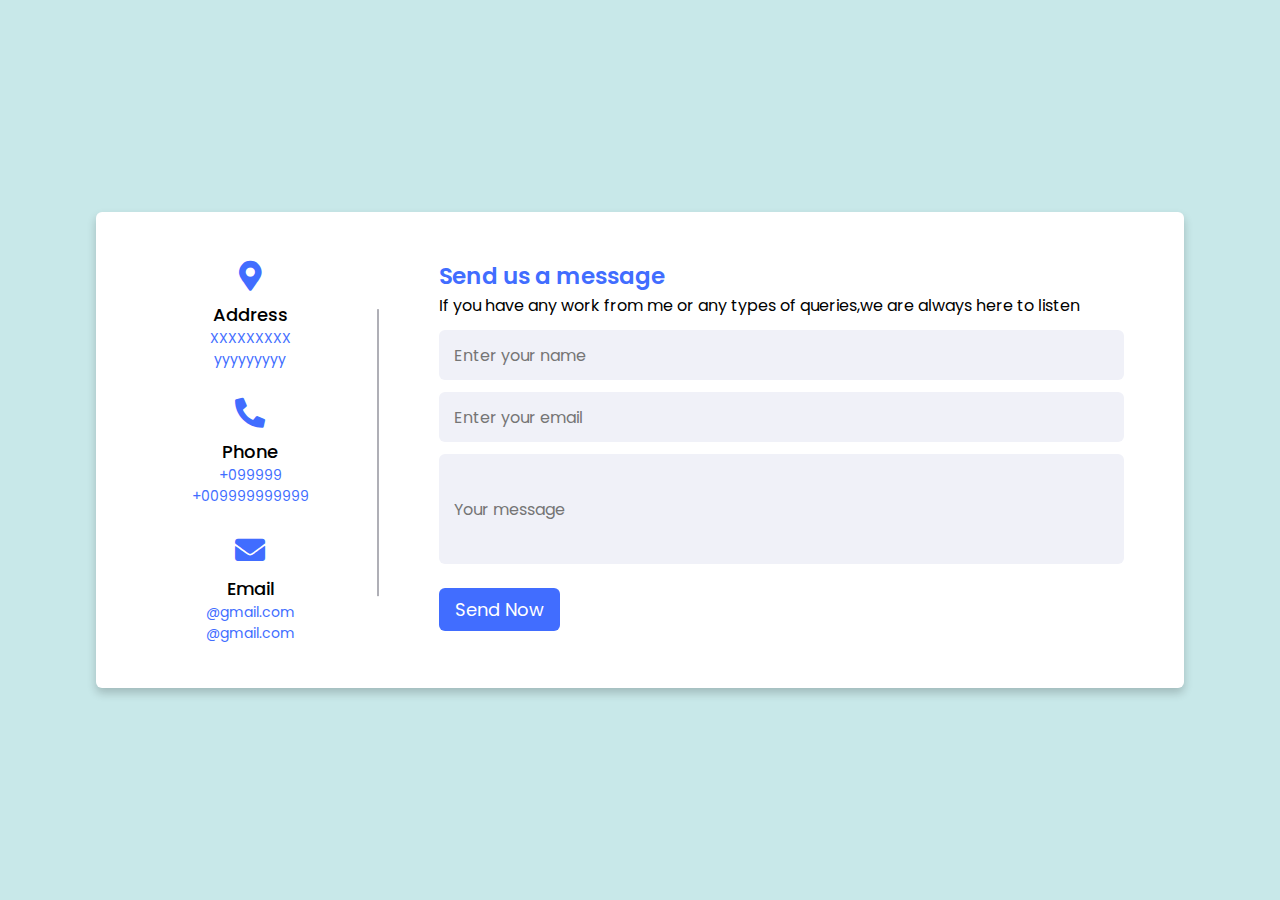
<file: contact.html>
<!DOCTYPE html>

<html lang="en" dir="ltr">
  <head>
    <meta charset="UTF-8">
    <link rel="stylesheet" href="contact.css">
   
    <link rel="stylesheet" href="https://cdnjs.cloudflare.com/ajax/libs/font-awesome/5.15.2/css/all.min.css"/>
     <meta name="viewport" content="width=device-width, initial-scale=1.0">
   </head>
<body>
  <div class="container">
    <div class="content">
      <div class="left-side">
        <div class="address details">
          <i class="fas fa-map-marker-alt"></i>
          <div class="topic">Address</div>
          <div class="text-one">XXXXXXXXX</div>
          <div class="text-two">yyyyyyyyy</div>
        </div>
        <div class="phone details">
          <i class="fas fa-phone-alt"></i>
          <div class="topic">Phone</div>
          <div class="text-one">+099999</div>
          <div class="text-two">+009999999999</div>
        </div>
        <div class="email details">
          <i class="fas fa-envelope"></i>
          <div class="topic">Email</div>
          <div class="text-one">@gmail.com</div>
          <div class="text-two">@gmail.com</div>
        </div>
      </div>
      <div class="right-side">
        <div class="topic-text">Send us a message</div>
        <p>If you have any work from me or any types of queries,we are always here to listen</p>
      <form action="#">
        <div class="input-box">
          <input type="text" placeholder="Enter your name">
        </div>
        <div class="input-box">
          <input type="text" placeholder="Enter your email">
        </div>
        <div class="input-box message-box">
            <input type="text" placeholder="Your message">
        </div>
        <div class="button">
          <input type="button" value="Send Now" >
        </div>
      </form>
    </div>
    </div>
  </div>
</body>
</html>
</file>
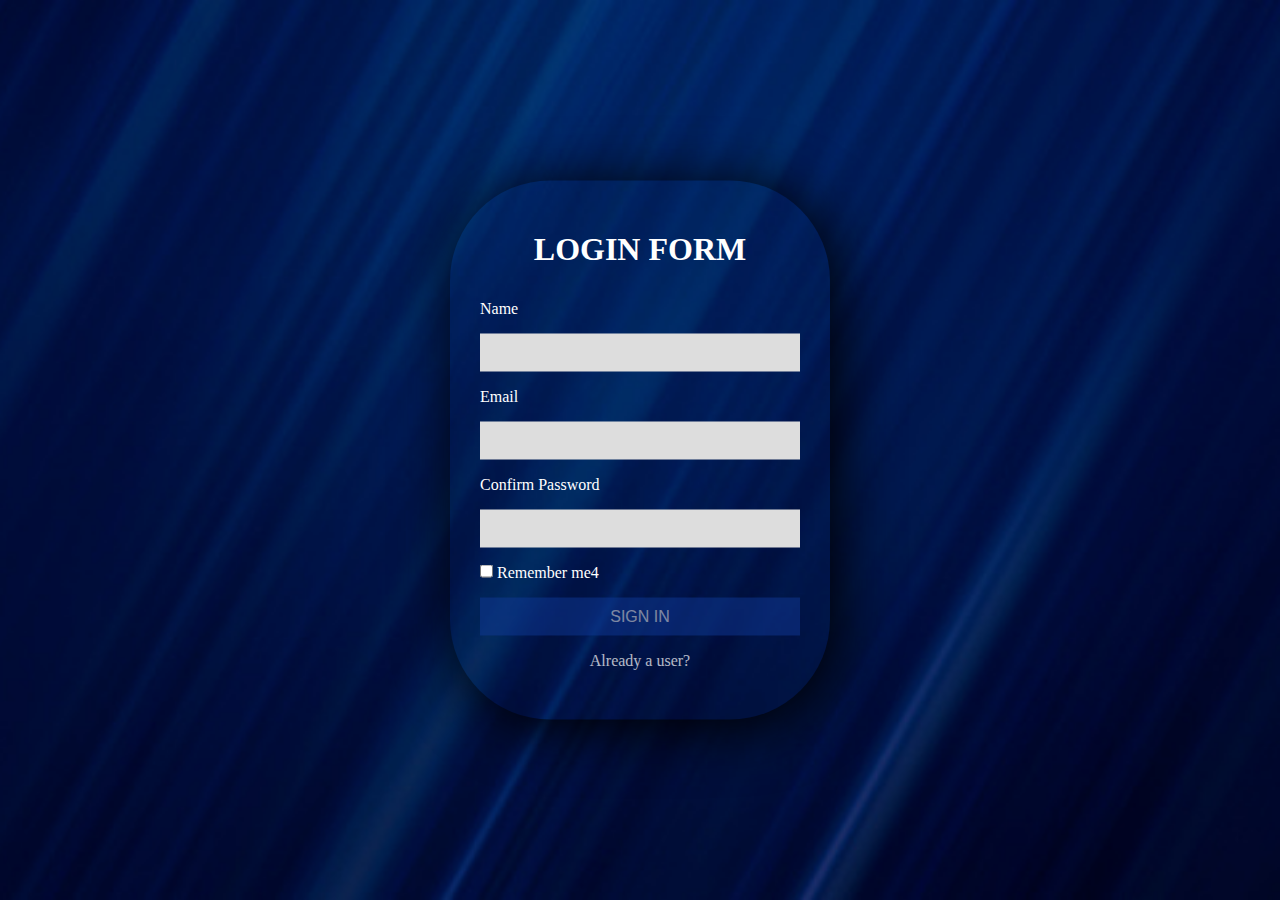
<file: signin.html>
<!DOCTYPE html>
<html lang="en">
<head>
    <meta charset="UTF-8">
    <meta name="viewport" content="width=device-width, initial-scale=1.0">
    <title>Sign In</title>
    <link rel="stylesheet" href="signin.css">
</head>
<body>
    <section>
        <div class="form-container">
            <h1>Login Form</h1>
        <form action="index.html">
            <div class="control">
            <label for="name">Name</label>
            <input type="text" id="name" >
            </div>
            <div class="control">
                <label for="Email">Email</label>
                <input type="email"  >
                </div>
            <div class="control">
            <label for="psw">Confirm Password</label>
            <input type="password" >
            </div>
            <span><input type="checkbox"> Remember me</span>4
            
            <div class="control" >
                <a href="home.html">   <input type="button" class="btn" value="SIGN IN" ></a>
            </div>
        </form>
        <p><a href="signup.html">Already a user?</a></p>
        </div>
    </section>
</body>
</html>
</file>
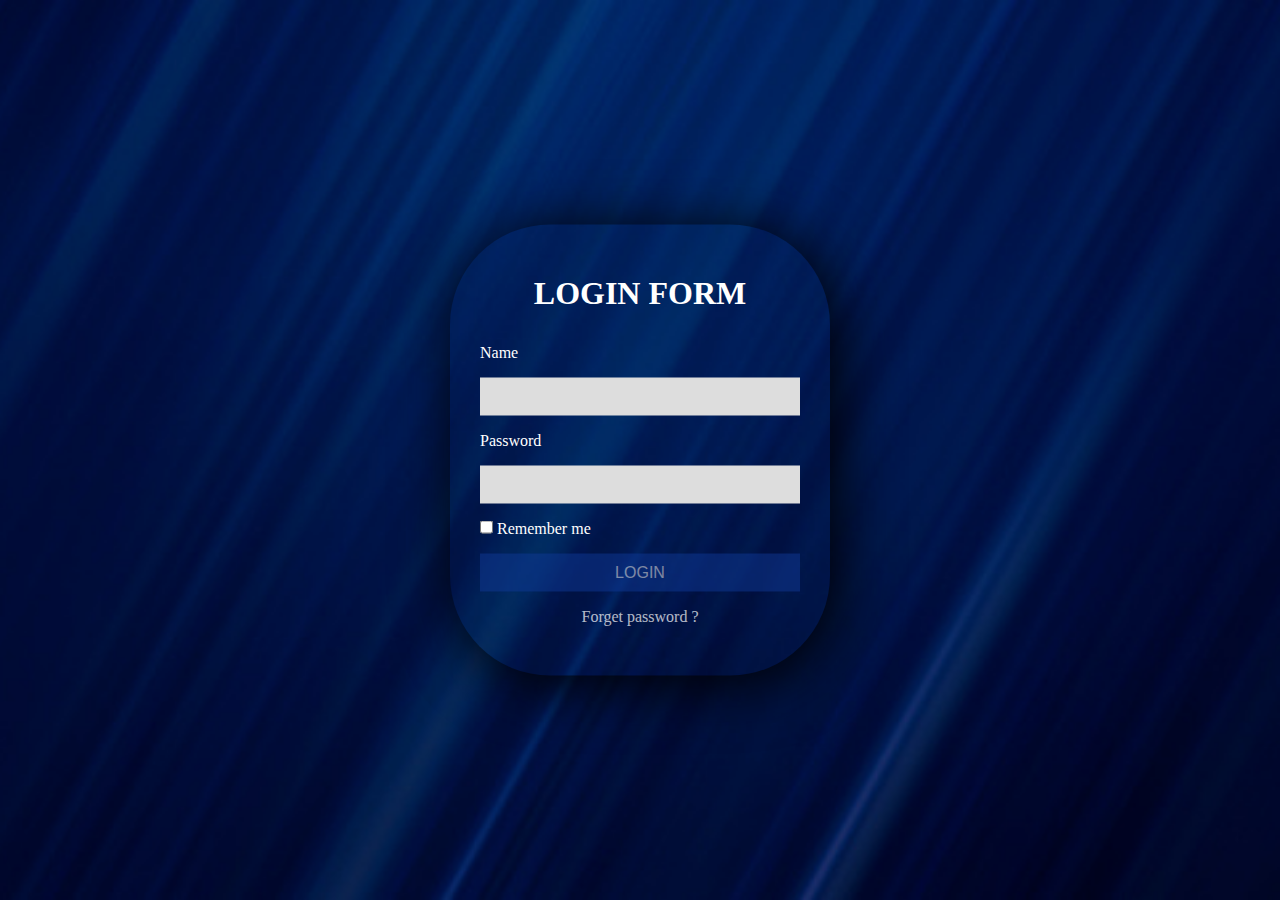
<file: signup.html>
<!DOCTYPE html>
<html lang="en">
<head>
    <meta charset="UTF-8">
    <meta name="viewport" content="width=device-width, initial-scale=1.0">
    <title>Sign In</title>
    <link rel="stylesheet" href="signup.css">
</head>
<body>
    <section>
        <div class="form-container">
            <h1>Login Form</h1>
        <form action="index.html">
            <div class="control">
            <label for="name">Name</label>
            <input type="text" id="name" >
            </div>
            <div class="control">
            <label for="psw">Password</label>
            <input type="password" id="psw" >
            </div>
            <span><input type="checkbox"> Remember me</span>
            <div class="control">
				<a href="home.html"> <input type="button" class="btn" value="Login"> </a>
            </div>
        </form>
        <p><a href="signin.html">Forget password ?</a></p>
        </div>
    </section>
</body>
</html>
</file>
<file: contact.css>
/* Google Font CDN Link */
@import url('https://fonts.googleapis.com/css2?family=Poppins:wght@200;300;400;500;600;700&display=swap');
*{
  margin: 0;
  padding: 0;
  box-sizing: border-box;
  font-family: "Poppins" , sans-serif;
}
body{
  min-height: 100vh;
  width: 100%;
  background: #c8e8e9;
  display: flex;
  align-items: center;
  justify-content: center;
}
.container{
  width: 85%;
  background: #fff;
  border-radius: 6px;
  padding: 20px 60px 30px 40px;
  box-shadow: 0 5px 10px rgba(0, 0, 0, 0.2);
}
.container .content{
  display: flex;
  align-items: center;
  justify-content: space-between;
}
.container .content .left-side{
  width: 25%;
  height: 100%;
  display: flex;
  flex-direction: column;
  align-items: center;
  justify-content: center;
  margin-top: 15px;
  position: relative;
}
.content .left-side::before{
  content: '';
  position: absolute;
  height: 70%;
  width: 2px;
  right: -15px;
  top: 50%;
  transform: translateY(-50%);
  background: #afafb6;
}
.content .left-side .details{
  margin: 14px;
  text-align: center;
}
.content .left-side .details i{
  font-size: 30px;
  color: #416dff;
  margin-bottom: 10px;
}
.content .left-side .details .topic{
  font-size: 18px;
  font-weight: 500;
}
.content .left-side .details .text-one,
.content .left-side .details .text-two{
  font-size: 14px;
  color: #416dff;
}
.container .content .right-side{
  width: 75%;
  margin-left: 75px;
}
.content .right-side .topic-text{
  font-size: 23px;
  font-weight: 600;
  color: #416dff;
}
.right-side .input-box{
  height: 50px;
  width: 100%;
  margin: 12px 0;
}
.right-side .input-box input,
.right-side .input-box textarea{
  height: 100%;
  width: 100%;
  border: none;
  outline: none;
  font-size: 16px;
  background: #F0F1F8;
  border-radius: 6px;
  padding: 0 15px;
  resize: none;
}
.right-side .message-box{
  min-height: 110px;
}
.right-side .input-box textarea{
  padding-top: 6px;
}
.right-side .button{
  display: inline-block;
  margin-top: 12px;
}
.right-side .button input[type="button"]{
  color: #fff;
  font-size: 18px;
  outline: none;
  border: none;
  padding: 8px 16px;
  border-radius: 6px;
  background: #416dff;
  cursor: pointer;
  transition: all 0.3s ease;
}
.button input[type="button"]:hover{
  background: #5029bc;
}

@media (max-width: 950px) {
  .container{
    width: 90%;
    padding: 30px 40px 40px 35px ;
  }
  .container .content .right-side{
   width: 75%;
   margin-left: 55px;
}
}
@media (max-width: 820px) {
  .container{
    margin: 40px 0;
    height: 100%;
  }
  .container .content{
    flex-direction: column-reverse;
  }
 .container .content .left-side{
   width: 100%;
   flex-direction: row;
   margin-top: 40px;
   justify-content: center;
   flex-wrap: wrap;
 }
 .container .content .left-side::before{
   display: none;
 }
 .container .content .right-side{
   width: 100%;
   margin-left: 0;
 }
}
</file>
<file: signin.css>
@import url('https://fonts.googleapis.com/css2?family=Poppins:wght@300;400;500;600;700&display=swap');

*{
	margin: 0;
	padding: 0;
	box-sizing: border-box;
}
body{
	font-family: "Open Sans";
	color: #fff;
}
section{
	background: url("images/BEC.jpg");
	height: 100vh;
	width: 100%;
	background-size: cover;
	background-position: center center;
}
.form-container{
	position: absolute;
	top: 50%;
	left: 50%;
	transform: translate(-50%,-50%);
	width: 380px;
	padding: 50px 30px;
	border-radius: 10px;
	box-shadow:7px 7px 60px #000;
	border-radius:100px;
}
h1{
	color: #ffffff;
	font-size: 2em;
	text-transform: uppercase;
	text-align: center;
	margin-bottom: 2rem;
}
.control input{
	padding: 10px;
	font-size: 16px;
	display: block;
	width: 100%;
	color:#000;
	background: #ddd;
	outline: none;
	border: none;
	margin: 1em 0;

}         
.control .btn{
	color: #fff;
	text-transform: uppercase;
	background: rgb(17, 58, 152);
	opacity: .7;
	transition:opacity .3s ease;
}
.btn:focus{
	opacity: 1;
}
p{
	text-align: center;
}
a{
	text-decoration: none;
	color: #fff;
	opacity: .7;
}
a:hover{
	opacity: 1;
}

.submit{
    background-color: blue;
    border: solid 20px;
}
</file>
<file: signup.css>
@import url('https://fonts.googleapis.com/css2?family=Poppins:wght@300;400;500;600;700&display=swap');

*{
	margin: 0;
	padding: 0;
	box-sizing: border-box;
}
body{
	font-family: "Open Sans";
	color: #fff;
}
section{
	background: url("images/BEC.jpg");
	height: 100vh;
	width: 100%;
	background-size: cover;
	background-position: center center;
}
.form-container{
	position: absolute;
	top: 50%;
	left: 50%;
	transform: translate(-50%,-50%);
	width: 380px;
	padding: 50px 30px;
	border-radius: 10px;
	box-shadow:7px 7px 60px #000;
	border-radius:100px;
}
h1{
	color: #ffffff;
	font-size: 2em;
	text-transform: uppercase;
	text-align: center;
	margin-bottom: 2rem;
}
.control input{
	padding: 10px;
	font-size: 16px;
	display: block;
	width: 100%;
	color:#000;
	background: #ddd;
	outline: none;
	border: none;
	margin: 1em 0;

}         
.control .btn{
	color: #fff;
	text-transform: uppercase;
	background: rgb(17, 58, 152);
	opacity: .7;
	transition:opacity .3s ease;
}
.btn:focus{
	opacity: 1;
}
p{
	text-align: center;
}
a{
	text-decoration: none;
	color: #fff;
	opacity: .7;
}
a:hover{
	opacity: 1;
}
</file>
